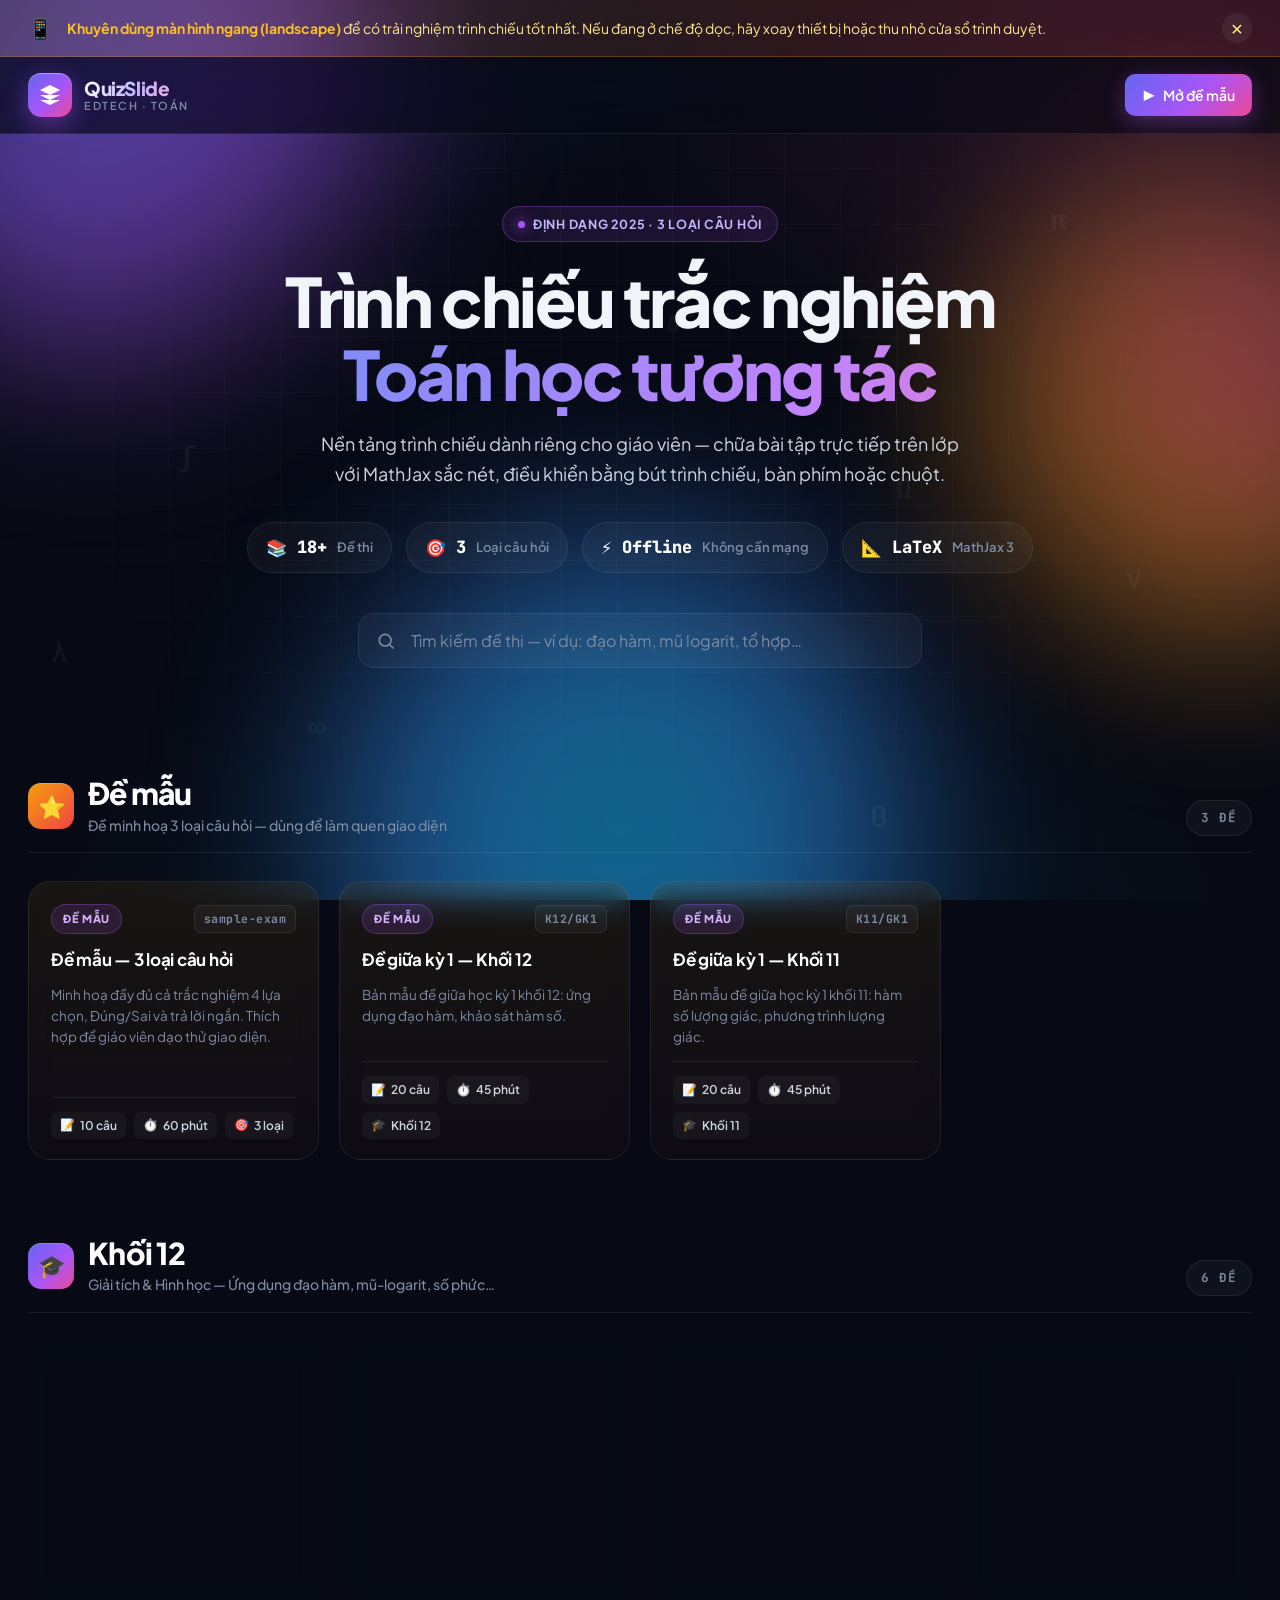
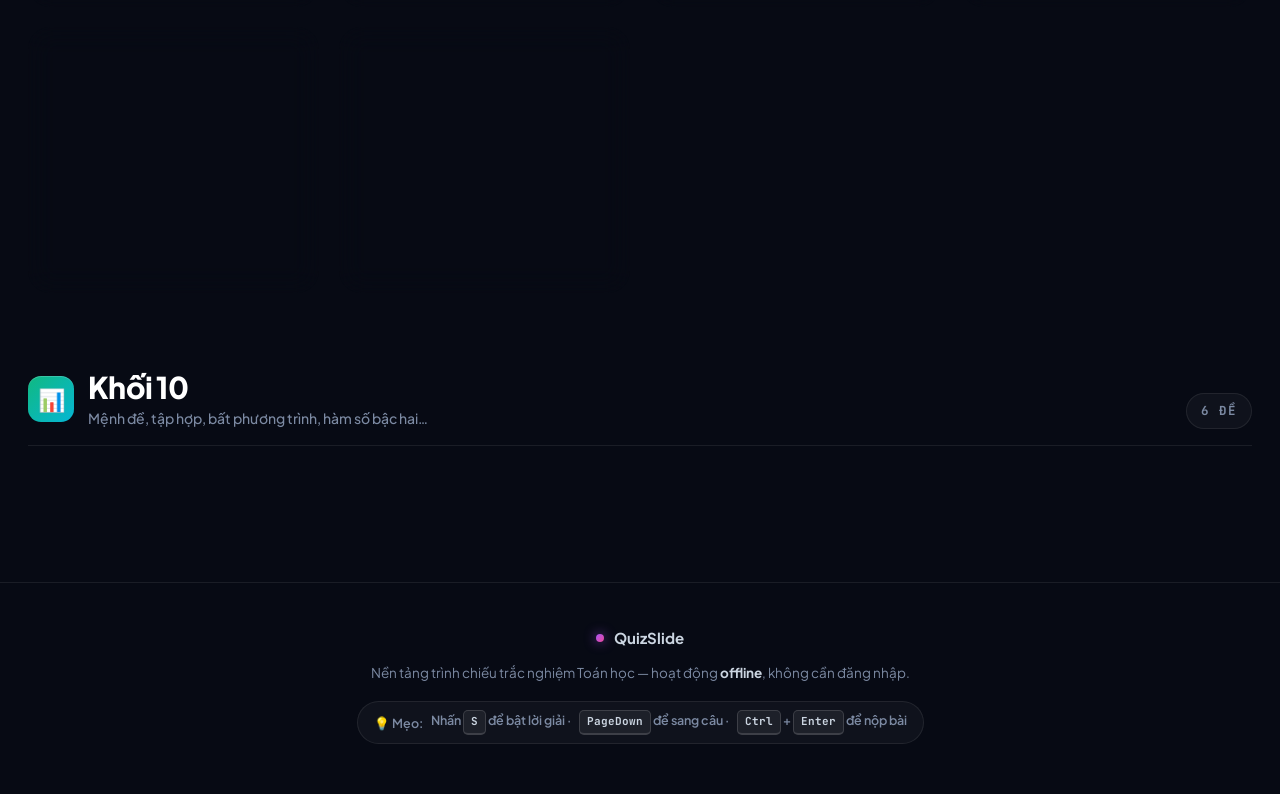
<file: quiz-slide/index.html>
<!DOCTYPE html>
<html lang="vi">
<head>
  <meta charset="UTF-8" />
  <meta name="viewport" content="width=device-width, initial-scale=1.0" />
  <meta name="description" content="QuizSlide — Nền tảng trình chiếu trắc nghiệm Toán học dành cho giáo viên. Trình chiếu chữa bài tập trực tiếp trên lớp, hỗ trợ 3 loại câu hỏi: trắc nghiệm, đúng/sai, trả lời ngắn." />
  <meta name="theme-color" content="#0a0e1a" />
  <title>QuizSlide · Trình chiếu trắc nghiệm Toán học</title>

  <link rel="preconnect" href="https://fonts.googleapis.com" />
  <link rel="preconnect" href="https://fonts.gstatic.com" crossorigin />
  <link
    href="https://fonts.googleapis.com/css2?family=Plus+Jakarta+Sans:wght@400;500;600;700;800&family=JetBrains+Mono:wght@500;700&display=swap"
    rel="stylesheet" />

  <style>
    /* =====================================================================
       1. CUSTOM PROPERTIES
       ===================================================================== */
    :root {
      --bg-0:      #070a14;
      --bg-1:      #0b1020;
      --bg-2:      #111832;
      --surface:   rgba(255, 255, 255, 0.035);
      --surface-2: rgba(255, 255, 255, 0.06);
      --surface-3: rgba(255, 255, 255, 0.09);
      --border:    rgba(255, 255, 255, 0.08);
      --border-2:  rgba(255, 255, 255, 0.14);

      --text:      #f1f5f9;
      --text-dim:  #cbd5e1;
      --text-mute: #7c8aa3;

      --grad-1: linear-gradient(135deg, #6366f1 0%, #a855f7 55%, #ec4899 100%);
      --grad-2: linear-gradient(135deg, #06b6d4 0%, #3b82f6 100%);
      --grad-3: linear-gradient(135deg, #f59e0b 0%, #ef4444 100%);
      --grad-4: linear-gradient(135deg, #10b981 0%, #06b6d4 100%);

      --c-indigo: #6366f1;
      --c-purple: #a855f7;
      --c-pink:   #ec4899;
      --c-cyan:   #06b6d4;
      --c-blue:   #3b82f6;
      --c-amber:  #f59e0b;
      --c-red:    #ef4444;
      --c-green:  #10b981;

      --radius-sm: 10px;
      --radius-md: 16px;
      --radius-lg: 22px;
      --radius-xl: 30px;

      --shadow-sm: 0 2px 10px rgba(0, 0, 0, 0.25);
      --shadow-md: 0 10px 30px rgba(0, 0, 0, 0.4);
      --shadow-lg: 0 24px 60px rgba(0, 0, 0, 0.55);

      --ease: cubic-bezier(0.22, 1, 0.36, 1);
    }

    /* =====================================================================
       2. RESET
       ===================================================================== */
    *,
    *::before,
    *::after {
      box-sizing: border-box;
      margin: 0;
      padding: 0;
    }

    html {
      scroll-behavior: smooth;
    }

    body {
      min-height: 100vh;
      background: var(--bg-0);
      color: var(--text);
      font-family: "Plus Jakarta Sans", "Segoe UI", system-ui, -apple-system,
                   "Helvetica Neue", Arial, sans-serif;
      font-size: 16px;
      line-height: 1.6;
      -webkit-font-smoothing: antialiased;
      text-rendering: optimizeLegibility;
      overflow-x: hidden;
      position: relative;
    }

    a {
      color: inherit;
      text-decoration: none;
    }

    button {
      font-family: inherit;
      cursor: pointer;
      border: none;
      background: none;
      color: inherit;
    }

    img,
    svg {
      display: block;
      max-width: 100%;
    }

    ::selection {
      background: rgba(168, 85, 247, 0.4);
      color: #fff;
    }

    /* Thanh cuộn tuỳ chỉnh */
    ::-webkit-scrollbar {
      width: 10px;
      height: 10px;
    }
    ::-webkit-scrollbar-track {
      background: var(--bg-1);
    }
    ::-webkit-scrollbar-thumb {
      background: linear-gradient(180deg, #6366f1, #a855f7);
      border-radius: 5px;
    }
    ::-webkit-scrollbar-thumb:hover {
      background: linear-gradient(180deg, #7c7ff5, #b975f7);
    }

    /* =====================================================================
       3. BACKGROUND ĐỘNG — ORBS + LƯỚI + HẠT SÁNG
       ===================================================================== */
    .bg-canvas {
      position: fixed;
      inset: 0;
      z-index: -1;
      overflow: hidden;
      background:
        radial-gradient(1200px 600px at 10% -10%, rgba(99, 102, 241, 0.18), transparent 60%),
        radial-gradient(900px 500px at 90% 10%, rgba(236, 72, 153, 0.14), transparent 60%),
        radial-gradient(1000px 700px at 50% 110%, rgba(6, 182, 212, 0.12), transparent 60%),
        var(--bg-0);
    }

    /* Lưới mờ phía sau */
    .bg-grid {
      position: absolute;
      inset: 0;
      background-image:
        linear-gradient(rgba(255, 255, 255, 0.028) 1px, transparent 1px),
        linear-gradient(90deg, rgba(255, 255, 255, 0.028) 1px, transparent 1px);
      background-size: 56px 56px;
      mask-image: radial-gradient(ellipse at center, #000 30%, transparent 80%);
      -webkit-mask-image: radial-gradient(ellipse at center, #000 30%, transparent 80%);
      pointer-events: none;
    }

    /* Quả cầu gradient bay lơ lửng */
    .orb {
      position: absolute;
      border-radius: 50%;
      filter: blur(90px);
      opacity: 0.55;
      will-change: transform;
      pointer-events: none;
    }

    .orb--1 {
      width: 520px;
      height: 520px;
      top: -140px;
      left: -120px;
      background: radial-gradient(circle at 30% 30%, #6366f1, #a855f7 60%, transparent 75%);
      animation: orbFloat1 22s ease-in-out infinite;
    }

    .orb--2 {
      width: 460px;
      height: 460px;
      top: 20%;
      right: -160px;
      background: radial-gradient(circle at 60% 40%, #ec4899, #f59e0b 65%, transparent 78%);
      animation: orbFloat2 26s ease-in-out infinite;
    }

    .orb--3 {
      width: 600px;
      height: 600px;
      bottom: -220px;
      left: 25%;
      background: radial-gradient(circle at 50% 50%, #06b6d4, #3b82f6 60%, transparent 75%);
      animation: orbFloat3 30s ease-in-out infinite;
    }

    @keyframes orbFloat1 {
      0%, 100% { transform: translate(0, 0) scale(1); }
      33%      { transform: translate(70px, 40px) scale(1.08); }
      66%      { transform: translate(-40px, 90px) scale(0.95); }
    }
    @keyframes orbFloat2 {
      0%, 100% { transform: translate(0, 0) scale(1); }
      40%      { transform: translate(-90px, 60px) scale(1.12); }
      70%      { transform: translate(50px, -40px) scale(0.94); }
    }
    @keyframes orbFloat3 {
      0%, 100% { transform: translate(0, 0) scale(1); }
      50%      { transform: translate(-60px, -70px) scale(1.1); }
    }

    /* Ký hiệu toán học bay lơ lửng */
    .math-symbols {
      position: absolute;
      inset: 0;
      pointer-events: none;
      overflow: hidden;
    }

    .math-symbols span {
      position: absolute;
      font-family: "JetBrains Mono", monospace;
      font-weight: 700;
      color: rgba(255, 255, 255, 0.045);
      user-select: none;
      animation: symbolDrift linear infinite;
    }

    @keyframes symbolDrift {
      0%   { transform: translateY(0) rotate(0deg); opacity: 0; }
      10%  { opacity: 1; }
      90%  { opacity: 1; }
      100% { transform: translateY(-120vh) rotate(360deg); opacity: 0; }
    }

    /* =====================================================================
       4. CONTAINER
       ===================================================================== */
    .container {
      max-width: 1280px;
      margin: 0 auto;
      padding: 0 28px;
    }

    /* =====================================================================
       5. WARNING BANNER
       ===================================================================== */
    .notice {
      position: relative;
      z-index: 100;
      background: linear-gradient(90deg, rgba(245, 158, 11, 0.12), rgba(239, 68, 68, 0.12));
      border-bottom: 1px solid rgba(245, 158, 11, 0.25);
      backdrop-filter: blur(12px);
      -webkit-backdrop-filter: blur(12px);
      transition: all 0.35s var(--ease);
      overflow: hidden;
    }

    .notice.is-hidden {
      max-height: 0;
      opacity: 0;
      border-bottom-color: transparent;
    }

    .notice__inner {
      max-width: 1280px;
      margin: 0 auto;
      padding: 12px 28px;
      display: flex;
      align-items: center;
      gap: 14px;
      font-size: 14px;
      color: #fde68a;
    }

    .notice__icon {
      font-size: 20px;
      flex-shrink: 0;
      animation: pulseSoft 2s ease-in-out infinite;
    }

    @keyframes pulseSoft {
      0%, 100% { transform: scale(1); opacity: 1; }
      50%      { transform: scale(1.15); opacity: 0.85; }
    }

    .notice__text {
      flex: 1;
      line-height: 1.5;
    }

    .notice__text strong {
      color: #fbbf24;
      font-weight: 700;
    }

    .notice__close {
      flex-shrink: 0;
      width: 30px;
      height: 30px;
      border-radius: 50%;
      display: inline-flex;
      align-items: center;
      justify-content: center;
      font-size: 16px;
      color: #fde68a;
      background: rgba(255, 255, 255, 0.06);
      transition: all 0.2s ease;
    }

    .notice__close:hover {
      background: rgba(255, 255, 255, 0.14);
      transform: rotate(90deg);
    }

    /* =====================================================================
       6. HEADER
       ===================================================================== */
    .header {
      position: sticky;
      top: 0;
      z-index: 90;
      background: rgba(7, 10, 20, 0.72);
      backdrop-filter: blur(18px) saturate(160%);
      -webkit-backdrop-filter: blur(18px) saturate(160%);
      border-bottom: 1px solid var(--border);
    }

    .header__inner {
      max-width: 1280px;
      margin: 0 auto;
      padding: 16px 28px;
      display: flex;
      align-items: center;
      justify-content: space-between;
      gap: 20px;
    }

    .brand {
      display: flex;
      align-items: center;
      gap: 12px;
      transition: transform 0.25s var(--ease);
    }

    .brand:hover {
      transform: translateY(-1px);
    }

    .brand__logo {
      width: 44px;
      height: 44px;
      border-radius: 13px;
      display: inline-flex;
      align-items: center;
      justify-content: center;
      background: var(--grad-1);
      box-shadow:
        0 8px 24px rgba(168, 85, 247, 0.42),
        inset 0 1px 0 rgba(255, 255, 255, 0.35);
      position: relative;
      overflow: hidden;
    }

    .brand__logo::after {
      content: "";
      position: absolute;
      inset: 0;
      background: linear-gradient(115deg, transparent 30%, rgba(255, 255, 255, 0.5) 50%, transparent 70%);
      transform: translateX(-100%);
      animation: logoShine 3.4s ease-in-out infinite;
    }

    @keyframes logoShine {
      0%, 60%, 100% { transform: translateX(-100%); }
      80%           { transform: translateX(100%); }
    }

    .brand__logo svg {
      width: 24px;
      height: 24px;
      fill: #fff;
      position: relative;
      z-index: 1;
    }

    .brand__text {
      display: flex;
      flex-direction: column;
      line-height: 1.1;
    }

    .brand__name {
      font-size: 19px;
      font-weight: 800;
      letter-spacing: -0.02em;
      background: linear-gradient(120deg, #fff 0%, #c4b5fd 50%, #f9a8d4 100%);
      -webkit-background-clip: text;
      background-clip: text;
      color: transparent;
    }

    .brand__tag {
      font-size: 11px;
      font-weight: 600;
      color: var(--text-mute);
      letter-spacing: 0.14em;
      text-transform: uppercase;
      margin-top: 2px;
    }

    .header__actions {
      display: flex;
      align-items: center;
      gap: 10px;
    }

    .header__link {
      display: inline-flex;
      align-items: center;
      gap: 8px;
      padding: 9px 16px;
      border-radius: 10px;
      font-size: 14px;
      font-weight: 600;
      color: var(--text-dim);
      border: 1px solid var(--border);
      background: var(--surface);
      transition: all 0.22s var(--ease);
    }

    .header__link:hover {
      color: var(--text);
      border-color: var(--border-2);
      background: var(--surface-2);
      transform: translateY(-1px);
    }

    .header__link--accent {
      background: var(--grad-1);
      color: #fff;
      border-color: transparent;
      box-shadow: 0 6px 20px rgba(168, 85, 247, 0.35);
    }

    .header__link--accent:hover {
      color: #fff;
      border-color: transparent;
      box-shadow: 0 10px 28px rgba(168, 85, 247, 0.55);
      transform: translateY(-2px);
    }

    /* =====================================================================
       7. HERO
       ===================================================================== */
    .hero {
      padding: 72px 0 40px;
      position: relative;
    }

    .hero__inner {
      max-width: 900px;
      margin: 0 auto;
      text-align: center;
      padding: 0 28px;
    }

    .hero__badge {
      display: inline-flex;
      align-items: center;
      gap: 8px;
      padding: 7px 15px;
      border-radius: 999px;
      font-size: 12.5px;
      font-weight: 700;
      letter-spacing: 0.06em;
      text-transform: uppercase;
      color: #c4b5fd;
      background: rgba(168, 85, 247, 0.12);
      border: 1px solid rgba(168, 85, 247, 0.32);
      margin-bottom: 22px;
      animation: fadeInUp 0.7s var(--ease) both;
    }

    .hero__badge::before {
      content: "";
      width: 7px;
      height: 7px;
      border-radius: 50%;
      background: #a855f7;
      box-shadow: 0 0 12px #a855f7;
      animation: pulseDot 1.6s ease-in-out infinite;
    }

    @keyframes pulseDot {
      0%, 100% { opacity: 1; transform: scale(1); }
      50%      { opacity: 0.5; transform: scale(0.8); }
    }

    .hero__title {
      font-size: clamp(36px, 6vw, 68px);
      font-weight: 800;
      line-height: 1.08;
      letter-spacing: -0.035em;
      margin-bottom: 18px;
      animation: fadeInUp 0.7s 0.1s var(--ease) both;
    }

    .hero__title-gradient {
      background: linear-gradient(110deg, #818cf8 0%, #c084fc 35%, #f472b6 70%, #fb923c 100%);
      background-size: 220% 220%;
      -webkit-background-clip: text;
      background-clip: text;
      color: transparent;
      animation: gradientShift 7s ease infinite;
    }

    @keyframes gradientShift {
      0%, 100% { background-position: 0% 50%; }
      50%      { background-position: 100% 50%; }
    }

    .hero__subtitle {
      font-size: clamp(15px, 1.6vw, 18px);
      color: var(--text-dim);
      max-width: 640px;
      margin: 0 auto 32px;
      line-height: 1.7;
      animation: fadeInUp 0.7s 0.2s var(--ease) both;
    }

    .hero__stats {
      display: flex;
      flex-wrap: wrap;
      justify-content: center;
      gap: 14px;
      animation: fadeInUp 0.7s 0.3s var(--ease) both;
    }

    .stat {
      display: flex;
      align-items: center;
      gap: 10px;
      padding: 11px 18px;
      border-radius: 999px;
      background: var(--surface);
      border: 1px solid var(--border);
      backdrop-filter: blur(10px);
      -webkit-backdrop-filter: blur(10px);
      transition: all 0.25s var(--ease);
    }

    .stat:hover {
      border-color: var(--border-2);
      background: var(--surface-2);
      transform: translateY(-2px);
    }

    .stat__icon {
      font-size: 17px;
      line-height: 1;
    }

    .stat__value {
      font-size: 17px;
      font-weight: 800;
      color: #fff;
      font-family: "JetBrains Mono", monospace;
    }

    .stat__label {
      font-size: 13px;
      color: var(--text-mute);
      font-weight: 600;
    }

    @keyframes fadeInUp {
      from { opacity: 0; transform: translateY(18px); }
      to   { opacity: 1; transform: translateY(0); }
    }

    /* =====================================================================
       8. SEARCH
       ===================================================================== */
    .search-wrap {
      max-width: 620px;
      margin: 40px auto 0;
      position: relative;
      padding: 0 28px;
      animation: fadeInUp 0.7s 0.4s var(--ease) both;
    }

    .search {
      width: 100%;
      padding: 16px 22px 16px 52px;
      font-family: inherit;
      font-size: 16px;
      color: var(--text);
      background: var(--surface);
      border: 1px solid var(--border);
      border-radius: 16px;
      outline: none;
      backdrop-filter: blur(14px);
      -webkit-backdrop-filter: blur(14px);
      transition: all 0.25s var(--ease);
    }

    .search::placeholder {
      color: var(--text-mute);
    }

    .search:focus {
      border-color: rgba(168, 85, 247, 0.55);
      background: var(--surface-2);
      box-shadow: 0 0 0 4px rgba(168, 85, 247, 0.14), 0 12px 32px rgba(168, 85, 247, 0.18);
    }

    .search-icon {
      position: absolute;
      left: 46px;
      top: 50%;
      transform: translateY(-50%);
      width: 20px;
      height: 20px;
      stroke: var(--text-mute);
      fill: none;
      stroke-width: 2;
      pointer-events: none;
      transition: stroke 0.25s ease;
    }

    .search:focus ~ .search-icon {
      stroke: #c084fc;
    }

    /* =====================================================================
       9. SECTION
       ===================================================================== */
    .section {
      padding: 68px 0 8px;
      position: relative;
    }

    .section__head {
      display: flex;
      align-items: flex-end;
      justify-content: space-between;
      gap: 20px;
      margin-bottom: 28px;
      padding-bottom: 16px;
      border-bottom: 1px solid var(--border);
    }

    .section__title-wrap {
      display: flex;
      align-items: center;
      gap: 14px;
    }

    .section__icon {
      width: 46px;
      height: 46px;
      border-radius: 13px;
      display: inline-flex;
      align-items: center;
      justify-content: center;
      font-size: 22px;
      flex-shrink: 0;
      position: relative;
      overflow: hidden;
      box-shadow: inset 0 1px 0 rgba(255, 255, 255, 0.18);
    }

    .section__icon--12   { background: var(--grad-1); }
    .section__icon--11   { background: var(--grad-2); }
    .section__icon--10   { background: var(--grad-4); }
    .section__icon--feat { background: var(--grad-3); }

    .section__title {
      font-size: clamp(22px, 2.4vw, 30px);
      font-weight: 800;
      letter-spacing: -0.025em;
      color: #fff;
      line-height: 1.15;
    }

    .section__subtitle {
      font-size: 14px;
      color: var(--text-mute);
      margin-top: 3px;
      font-weight: 500;
    }

    .section__count {
      font-family: "JetBrains Mono", monospace;
      font-size: 12.5px;
      font-weight: 700;
      letter-spacing: 0.08em;
      text-transform: uppercase;
      color: var(--text-mute);
      padding: 7px 14px;
      border-radius: 999px;
      background: var(--surface);
      border: 1px solid var(--border);
      white-space: nowrap;
    }

    /* =====================================================================
       10. EXAM GRID
       ===================================================================== */
    .exam-grid {
      display: grid;
      grid-template-columns: repeat(auto-fill, minmax(280px, 1fr));
      gap: 20px;
    }

    /* =====================================================================
       11. EXAM CARD
       ===================================================================== */
    .exam-card {
      position: relative;
      display: flex;
      flex-direction: column;
      gap: 14px;
      padding: 22px 22px 20px;
      border-radius: var(--radius-lg);
      background: linear-gradient(180deg, rgba(255, 255, 255, 0.045), rgba(255, 255, 255, 0.012));
      border: 1px solid var(--border);
      backdrop-filter: blur(14px);
      -webkit-backdrop-filter: blur(14px);
      transition: all 0.32s var(--ease);
      overflow: hidden;
      isolation: isolate;
      animation: cardIn 0.55s var(--ease) both;
    }

    @keyframes cardIn {
      from { opacity: 0; transform: translateY(16px); }
      to   { opacity: 1; transform: translateY(0); }
    }

    /* Viền gradient phát sáng khi hover */
    .exam-card::before {
      content: "";
      position: absolute;
      inset: -1px;
      border-radius: inherit;
      padding: 1px;
      background: var(--grad-1);
      -webkit-mask:
        linear-gradient(#000 0 0) content-box,
        linear-gradient(#000 0 0);
      mask:
        linear-gradient(#000 0 0) content-box,
        linear-gradient(#000 0 0);
      -webkit-mask-composite: xor;
      mask-composite: exclude;
      opacity: 0;
      transition: opacity 0.32s var(--ease);
      z-index: 2;
      pointer-events: none;
    }

    /* Ánh sáng loé phía sau */
    .exam-card::after {
      content: "";
      position: absolute;
      inset: 0;
      border-radius: inherit;
      background: radial-gradient(circle at var(--mx, 50%) var(--my, 0%),
                                 rgba(168, 85, 247, 0.28),
                                 transparent 55%);
      opacity: 0;
      transition: opacity 0.4s var(--ease);
      pointer-events: none;
      z-index: 1;
    }

    .exam-card:hover {
      transform: translateY(-6px);
      border-color: transparent;
      box-shadow:
        0 24px 50px rgba(0, 0, 0, 0.5),
        0 0 0 1px rgba(168, 85, 247, 0.28);
    }

    .exam-card:hover::before { opacity: 1; }
    .exam-card:hover::after  { opacity: 1; }

    .exam-card__head {
      display: flex;
      align-items: center;
      justify-content: space-between;
      gap: 12px;
      position: relative;
      z-index: 3;
    }

    .badge {
      display: inline-flex;
      align-items: center;
      gap: 6px;
      padding: 5px 11px;
      border-radius: 999px;
      font-size: 11px;
      font-weight: 800;
      letter-spacing: 0.08em;
      text-transform: uppercase;
      white-space: nowrap;
    }

    .badge--lesson   { color: #93c5fd; background: rgba(59, 130, 246, 0.14);  border: 1px solid rgba(59, 130, 246, 0.32); }
    .badge--midterm  { color: #fcd34d; background: rgba(245, 158, 11, 0.14);  border: 1px solid rgba(245, 158, 11, 0.32); }
    .badge--final    { color: #fda4af; background: rgba(239, 68, 68, 0.14);   border: 1px solid rgba(239, 68, 68, 0.32); }
    .badge--sample   { color: #d8b4fe; background: rgba(168, 85, 247, 0.14);  border: 1px solid rgba(168, 85, 247, 0.32); }

    .exam-card__code {
      font-family: "JetBrains Mono", monospace;
      font-size: 11.5px;
      font-weight: 700;
      color: var(--text-mute);
      letter-spacing: 0.04em;
      padding: 4px 9px;
      border-radius: 7px;
      background: var(--surface);
      border: 1px solid var(--border);
    }

    .exam-card__title {
      font-size: 17px;
      font-weight: 700;
      line-height: 1.35;
      letter-spacing: -0.015em;
      color: #fff;
      position: relative;
      z-index: 3;
    }

    .exam-card__desc {
      font-size: 13.5px;
      line-height: 1.55;
      color: var(--text-mute);
      flex: 1;
      position: relative;
      z-index: 3;
    }

    .exam-card__meta {
      display: flex;
      flex-wrap: wrap;
      gap: 8px;
      padding-top: 14px;
      margin-top: auto;
      border-top: 1px solid var(--border);
      position: relative;
      z-index: 3;
    }

    .meta-item {
      display: inline-flex;
      align-items: center;
      gap: 5px;
      font-size: 12px;
      font-weight: 600;
      color: var(--text-dim);
      padding: 4px 9px;
      border-radius: 7px;
      background: var(--surface);
    }

    .meta-item__icon {
      font-size: 12px;
      line-height: 1;
    }

    /* Mũi tên ở góc khi hover */
    .exam-card__cta {
      position: absolute;
      right: 18px;
      bottom: 18px;
      width: 34px;
      height: 34px;
      border-radius: 50%;
      display: inline-flex;
      align-items: center;
      justify-content: center;
      background: var(--grad-1);
      color: #fff;
      opacity: 0;
      transform: translate(10px, 10px);
      transition: all 0.3s var(--ease);
      z-index: 4;
      box-shadow: 0 8px 22px rgba(168, 85, 247, 0.5);
    }

    .exam-card__cta svg {
      width: 16px;
      height: 16px;
      stroke: #fff;
      fill: none;
      stroke-width: 2.5;
      stroke-linecap: round;
      stroke-linejoin: round;
    }

    .exam-card:hover .exam-card__cta {
      opacity: 1;
      transform: translate(0, 0);
    }

    /* Hiệu ứng đặc biệt cho thẻ Đề mẫu (featured) */
    .exam-card--featured {
      background:
        linear-gradient(180deg, rgba(245, 158, 11, 0.08), rgba(239, 68, 68, 0.03));
    }

    .exam-card--featured::before {
      background: var(--grad-3);
    }

    .exam-card--featured:hover {
      box-shadow:
        0 24px 50px rgba(0, 0, 0, 0.5),
        0 0 0 1px rgba(245, 158, 11, 0.32);
    }

    .exam-card--featured .exam-card__cta {
      background: var(--grad-3);
      box-shadow: 0 8px 22px rgba(245, 158, 11, 0.45);
    }

    /* Trạng thái rỗng khi filter không khớp */
    .empty-state {
      grid-column: 1 / -1;
      padding: 60px 20px;
      text-align: center;
      color: var(--text-mute);
      border: 1px dashed var(--border-2);
      border-radius: var(--radius-lg);
      background: var(--surface);
      animation: fadeInUp 0.4s var(--ease);
    }

    .empty-state__icon {
      font-size: 42px;
      margin-bottom: 12px;
      opacity: 0.7;
    }

    .empty-state__text {
      font-size: 15px;
      font-weight: 600;
    }

    /* Ẩn khi bị filter */
    .exam-card.is-filtered-out {
      display: none;
    }

    /* =====================================================================
       12. FOOTER
       ===================================================================== */
    .footer {
      margin-top: 100px;
      padding: 40px 0 50px;
      border-top: 1px solid var(--border);
      text-align: center;
    }

    .footer__inner {
      max-width: 1280px;
      margin: 0 auto;
      padding: 0 28px;
    }

    .footer__brand {
      display: inline-flex;
      align-items: center;
      gap: 10px;
      font-size: 15px;
      font-weight: 700;
      color: var(--text-dim);
      margin-bottom: 12px;
    }

    .footer__dot {
      width: 8px;
      height: 8px;
      border-radius: 50%;
      background: linear-gradient(135deg, #a855f7, #ec4899);
      box-shadow: 0 0 12px rgba(168, 85, 247, 0.7);
    }

    .footer__text {
      font-size: 13.5px;
      color: var(--text-mute);
      line-height: 1.7;
    }

    .footer__text strong {
      color: var(--text-dim);
      font-weight: 700;
    }

    .footer__hint {
      display: inline-flex;
      align-items: center;
      gap: 8px;
      margin-top: 16px;
      padding: 8px 16px;
      border-radius: 999px;
      font-size: 12.5px;
      font-weight: 600;
      color: var(--text-mute);
      background: var(--surface);
      border: 1px solid var(--border);
    }

    .footer__hint kbd {
      display: inline-block;
      padding: 2px 7px;
      border-radius: 5px;
      font-family: "JetBrains Mono", monospace;
      font-size: 11px;
      font-weight: 700;
      color: var(--text-dim);
      background: rgba(255, 255, 255, 0.06);
      border: 1px solid var(--border-2);
      border-bottom-width: 2px;
    }

    /* =====================================================================
       13. RESPONSIVE
       ===================================================================== */
    @media (max-width: 960px) {
      .hero { padding: 48px 0 24px; }
      .section { padding: 48px 0 8px; }
      .section__head {
        flex-direction: column;
        align-items: flex-start;
        gap: 12px;
      }
    }

    @media (max-width: 640px) {
      .container { padding: 0 18px; }
      .header__inner { padding: 12px 18px; }
      .header__link span:not(.header__link-icon) { display: none; }
      .header__link { padding: 9px 12px; }
      .hero__inner { padding: 0 18px; }
      .search-wrap { padding: 0 18px; }
      .search-icon { left: 36px; }
      .brand__tag { display: none; }
      .exam-grid { gap: 14px; }
      .notice__inner { padding: 10px 18px; font-size: 13px; }
      .notice__text strong { display: block; }
    }

    /* =====================================================================
       14. REDUCED MOTION
       ===================================================================== */
    @media (prefers-reduced-motion: reduce) {
      *,
      *::before,
      *::after {
        animation-duration: 0.01ms !important;
        animation-iteration-count: 1 !important;
        transition-duration: 0.01ms !important;
        scroll-behavior: auto !important;
      }
    }
  </style>
</head>
<body>

  <!-- ============================================================
       BACKGROUND
       ============================================================ -->
  <div class="bg-canvas" aria-hidden="true">
    <div class="bg-grid"></div>
    <div class="orb orb--1"></div>
    <div class="orb orb--2"></div>
    <div class="orb orb--3"></div>

    <div class="math-symbols">
      <span style="top: 8%;  left: 6%;  font-size: 34px; animation-duration: 26s; animation-delay: 0s;">∑</span>
      <span style="top: 22%; left: 82%; font-size: 28px; animation-duration: 30s; animation-delay: 3s;">π</span>
      <span style="top: 48%; left: 14%; font-size: 30px; animation-duration: 24s; animation-delay: 6s;">∫</span>
      <span style="top: 62%; left: 88%; font-size: 26px; animation-duration: 32s; animation-delay: 2s;">√</span>
      <span style="top: 78%; left: 24%; font-size: 32px; animation-duration: 28s; animation-delay: 8s;">∞</span>
      <span style="top: 34%; left: 52%; font-size: 22px; animation-duration: 34s; animation-delay: 4s;">Δ</span>
      <span style="top: 88%; left: 68%; font-size: 30px; animation-duration: 26s; animation-delay: 10s;">θ</span>
      <span style="top: 12%; left: 40%; font-size: 24px; animation-duration: 36s; animation-delay: 5s;">≈</span>
      <span style="top: 70%; left: 4%;  font-size: 28px; animation-duration: 30s; animation-delay: 7s;">λ</span>
      <span style="top: 52%; left: 70%; font-size: 26px; animation-duration: 32s; animation-delay: 1s;">Ω</span>
    </div>
  </div>

  <!-- ============================================================
       WARNING BANNER
       ============================================================ -->
  <div class="notice" id="notice" role="alert">
    <div class="notice__inner">
      <span class="notice__icon" aria-hidden="true">📱</span>
      <p class="notice__text">
        <strong>Khuyên dùng màn hình ngang (landscape)</strong> để có trải nghiệm trình chiếu tốt nhất.
        Nếu đang ở chế độ dọc, hãy xoay thiết bị hoặc thu nhỏ cửa sổ trình duyệt.
      </p>
      <button type="button" class="notice__close" id="notice-close"
              aria-label="Đóng thông báo" title="Đóng">✕</button>
    </div>
  </div>

  <!-- ============================================================
       HEADER
       ============================================================ -->
  <header class="header">
    <div class="header__inner">
      <a href="index.html" class="brand" aria-label="QuizSlide — Trang chủ">
        <span class="brand__logo" aria-hidden="true">
          <svg viewBox="0 0 24 24" xmlns="http://www.w3.org/2000/svg">
            <path d="M12 2L2 7l10 5 10-5-10-5zM2 17l10 5 10-5M2 12l10 5 10-5"/>
          </svg>
        </span>
        <span class="brand__text">
          <span class="brand__name">QuizSlide</span>
          <span class="brand__tag">EdTech · Toán</span>
        </span>
      </a>

      <div class="header__actions">
        <a href="slide.html?examId=K12/B1_1" class="header__link header__link--accent">
          <span class="header__link-icon" aria-hidden="true">▶</span>
          <span>Mở đề mẫu</span>
        </a>
      </div>
    </div>
  </header>

  <main>

    <!-- ============================================================
         HERO
         ============================================================ -->
    <section class="hero">
      <div class="hero__inner">
        <div class="hero__badge">Định dạng 2025 · 3 loại câu hỏi</div>

        <h1 class="hero__title">
          Trình chiếu trắc nghiệm<br />
          <span class="hero__title-gradient">Toán học tương tác</span>
        </h1>

        <p class="hero__subtitle">
          Nền tảng trình chiếu dành riêng cho giáo viên — chữa bài tập trực tiếp trên lớp
          với MathJax sắc nét, điều khiển bằng bút trình chiếu, bàn phím hoặc chuột.
        </p>

        <div class="hero__stats">
          <div class="stat">
            <span class="stat__icon" aria-hidden="true">📚</span>
            <span class="stat__value">18+</span>
            <span class="stat__label">Đề thi</span>
          </div>
          <div class="stat">
            <span class="stat__icon" aria-hidden="true">🎯</span>
            <span class="stat__value">3</span>
            <span class="stat__label">Loại câu hỏi</span>
          </div>
          <div class="stat">
            <span class="stat__icon" aria-hidden="true">⚡</span>
            <span class="stat__value">Offline</span>
            <span class="stat__label">Không cần mạng</span>
          </div>
          <div class="stat">
            <span class="stat__icon" aria-hidden="true">📐</span>
            <span class="stat__value">LaTeX</span>
            <span class="stat__label">MathJax 3</span>
          </div>
        </div>
      </div>

      <!-- SEARCH -->
      <div class="search-wrap">
        <input
          type="search"
          id="search"
          class="search"
          placeholder="Tìm kiếm đề thi — ví dụ: đạo hàm, mũ logarit, tổ hợp…"
          autocomplete="off"
          spellcheck="false"
          aria-label="Tìm kiếm đề thi"
        />
        <svg class="search-icon" viewBox="0 0 24 24" xmlns="http://www.w3.org/2000/svg">
          <circle cx="11" cy="11" r="7"></circle>
          <line x1="16.5" y1="16.5" x2="21" y2="21"></line>
        </svg>
      </div>
    </section>

    <!-- ============================================================
         FEATURED — ĐỀ MẪU
         ============================================================ -->
    <section class="section" id="featured">
      <div class="container">
        <div class="section__head">
          <div class="section__title-wrap">
            <span class="section__icon section__icon--feat" aria-hidden="true">⭐</span>
            <div>
              <h2 class="section__title">Đề mẫu</h2>
              <p class="section__subtitle">Đề minh hoạ 3 loại câu hỏi — dùng để làm quen giao diện</p>
            </div>
          </div>
          <span class="section__count" data-count-for="featured">3 đề</span>
        </div>

        <div class="exam-grid" data-grid="featured">

          <a href="slide.html?examId=sample-exam"
             class="exam-card exam-card--featured"
             data-search="đề mẫu 3 loại câu hỏi trắc nghiệm đúng sai trả lời ngắn">
            <div class="exam-card__head">
              <span class="badge badge--sample">Đề mẫu</span>
              <span class="exam-card__code">sample-exam</span>
            </div>
            <h3 class="exam-card__title">Đề mẫu — 3 loại câu hỏi</h3>
            <p class="exam-card__desc">
              Minh hoạ đầy đủ cả trắc nghiệm 4 lựa chọn, Đúng/Sai và trả lời ngắn.
              Thích hợp để giáo viên dạo thử giao diện.
            </p>
            <div class="exam-card__meta">
              <span class="meta-item"><span class="meta-item__icon">📝</span>10 câu</span>
              <span class="meta-item"><span class="meta-item__icon">⏱️</span>60 phút</span>
              <span class="meta-item"><span class="meta-item__icon">🎯</span>3 loại</span>
            </div>
            <span class="exam-card__cta" aria-hidden="true">
              <svg viewBox="0 0 24 24"><line x1="5" y1="12" x2="19" y2="12"/><polyline points="12 5 19 12 12 19"/></svg>
            </span>
          </a>

          <a href="slide.html?examId=K12/GK1"
             class="exam-card exam-card--featured"
             data-search="đề mẫu giữa kỳ 1 khối 12 giải tích đạo hàm">
            <div class="exam-card__head">
              <span class="badge badge--sample">Đề mẫu</span>
              <span class="exam-card__code">K12/GK1</span>
            </div>
            <h3 class="exam-card__title">Đề giữa kỳ 1 — Khối 12</h3>
            <p class="exam-card__desc">
              Bản mẫu đề giữa học kỳ 1 khối 12: ứng dụng đạo hàm, khảo sát hàm số.
            </p>
            <div class="exam-card__meta">
              <span class="meta-item"><span class="meta-item__icon">📝</span>20 câu</span>
              <span class="meta-item"><span class="meta-item__icon">⏱️</span>45 phút</span>
              <span class="meta-item"><span class="meta-item__icon">🎓</span>Khối 12</span>
            </div>
            <span class="exam-card__cta" aria-hidden="true">
              <svg viewBox="0 0 24 24"><line x1="5" y1="12" x2="19" y2="12"/><polyline points="12 5 19 12 12 19"/></svg>
            </span>
          </a>

          <a href="slide.html?examId=K11/GK1"
             class="exam-card exam-card--featured"
             data-search="đề mẫu giữa kỳ 1 khối 11 lượng giác">
            <div class="exam-card__head">
              <span class="badge badge--sample">Đề mẫu</span>
              <span class="exam-card__code">K11/GK1</span>
            </div>
            <h3 class="exam-card__title">Đề giữa kỳ 1 — Khối 11</h3>
            <p class="exam-card__desc">
              Bản mẫu đề giữa học kỳ 1 khối 11: hàm số lượng giác, phương trình lượng giác.
            </p>
            <div class="exam-card__meta">
              <span class="meta-item"><span class="meta-item__icon">📝</span>20 câu</span>
              <span class="meta-item"><span class="meta-item__icon">⏱️</span>45 phút</span>
              <span class="meta-item"><span class="meta-item__icon">🎓</span>Khối 11</span>
            </div>
            <span class="exam-card__cta" aria-hidden="true">
              <svg viewBox="0 0 24 24"><line x1="5" y1="12" x2="19" y2="12"/><polyline points="12 5 19 12 12 19"/></svg>
            </span>
          </a>

        </div>
      </div>
    </section>

    <!-- ============================================================
         KHỐI 12
         ============================================================ -->
    <section class="section" id="k12">
      <div class="container">
        <div class="section__head">
          <div class="section__title-wrap">
            <span class="section__icon section__icon--12" aria-hidden="true">🎓</span>
            <div>
              <h2 class="section__title">Khối 12</h2>
              <p class="section__subtitle">Giải tích &amp; Hình học — Ứng dụng đạo hàm, mũ-logarit, số phức…</p>
            </div>
          </div>
          <span class="section__count" data-count-for="k12">6 đề</span>
        </div>

        <div class="exam-grid" data-grid="k12">

          <a href="slide.html?examId=K12/B1_1"
             class="exam-card"
             data-search="khối 12 bài 1 ứng dụng đạo hàm tính đơn điệu cực trị">
            <div class="exam-card__head">
              <span class="badge badge--lesson">Bài học</span>
              <span class="exam-card__code">K12/B1_1</span>
            </div>
            <h3 class="exam-card__title">Ứng dụng đạo hàm — Tính đơn điệu &amp; Cực trị</h3>
            <p class="exam-card__desc">
              Xét chiều biến thiên và tìm cực trị của hàm số bằng dấu đạo hàm cấp một.
            </p>
            <div class="exam-card__meta">
              <span class="meta-item"><span class="meta-item__icon">📝</span>15 câu</span>
              <span class="meta-item"><span class="meta-item__icon">⏱️</span>30 phút</span>
            </div>
            <span class="exam-card__cta" aria-hidden="true">
              <svg viewBox="0 0 24 24"><line x1="5" y1="12" x2="19" y2="12"/><polyline points="12 5 19 12 12 19"/></svg>
            </span>
          </a>

          <a href="slide.html?examId=K12/B1_2"
             class="exam-card"
             data-search="khối 12 bài 1 ứng dụng đạo hàm GTLN GTNN tiệm cận">
            <div class="exam-card__head">
              <span class="badge badge--lesson">Bài học</span>
              <span class="exam-card__code">K12/B1_2</span>
            </div>
            <h3 class="exam-card__title">Ứng dụng đạo hàm — GTLN, GTNN &amp; Tiệm cận</h3>
            <p class="exam-card__desc">
              Tìm giá trị lớn nhất, nhỏ nhất trên khoảng/đoạn và xác định tiệm cận của đồ thị.
            </p>
            <div class="exam-card__meta">
              <span class="meta-item"><span class="meta-item__icon">📝</span>15 câu</span>
              <span class="meta-item"><span class="meta-item__icon">⏱️</span>30 phút</span>
            </div>
            <span class="exam-card__cta" aria-hidden="true">
              <svg viewBox="0 0 24 24"><line x1="5" y1="12" x2="19" y2="12"/><polyline points="12 5 19 12 12 19"/></svg>
            </span>
          </a>

          <a href="slide.html?examId=K12/B2_1"
             class="exam-card"
             data-search="khối 12 bài 2 hàm số mũ lũy thừa logarit">
            <div class="exam-card__head">
              <span class="badge badge--lesson">Bài học</span>
              <span class="exam-card__code">K12/B2_1</span>
            </div>
            <h3 class="exam-card__title">Hàm số mũ — Lũy thừa &amp; Logarit</h3>
            <p class="exam-card__desc">
              Công thức lũy thừa, logarit và các phép biến đổi cơ bản.
            </p>
            <div class="exam-card__meta">
              <span class="meta-item"><span class="meta-item__icon">📝</span>15 câu</span>
              <span class="meta-item"><span class="meta-item__icon">⏱️</span>30 phút</span>
            </div>
            <span class="exam-card__cta" aria-hidden="true">
              <svg viewBox="0 0 24 24"><line x1="5" y1="12" x2="19" y2="12"/><polyline points="12 5 19 12 12 19"/></svg>
            </span>
          </a>

          <a href="slide.html?examId=K12/B2_2"
             class="exam-card"
             data-search="khối 12 bài 2 phương trình bất phương trình mũ logarit">
            <div class="exam-card__head">
              <span class="badge badge--lesson">Bài học</span>
              <span class="exam-card__code">K12/B2_2</span>
            </div>
            <h3 class="exam-card__title">Phương trình &amp; Bất phương trình mũ — logarit</h3>
            <p class="exam-card__desc">
              Giải phương trình, bất phương trình mũ và logarit bằng nhiều phương pháp.
            </p>
            <div class="exam-card__meta">
              <span class="meta-item"><span class="meta-item__icon">📝</span>15 câu</span>
              <span class="meta-item"><span class="meta-item__icon">⏱️</span>30 phút</span>
            </div>
            <span class="exam-card__cta" aria-hidden="true">
              <svg viewBox="0 0 24 24"><line x1="5" y1="12" x2="19" y2="12"/><polyline points="12 5 19 12 12 19"/></svg>
            </span>
          </a>

          <a href="slide.html?examId=K12/GK1"
             class="exam-card"
             data-search="khối 12 giữa kỳ 1 tổng hợp chương 1">
            <div class="exam-card__head">
              <span class="badge badge--midterm">Giữa kỳ</span>
              <span class="exam-card__code">K12/GK1</span>
            </div>
            <h3 class="exam-card__title">Đề giữa học kỳ 1 — Tổng hợp Chương 1</h3>
            <p class="exam-card__desc">
              Ôn tập tổng hợp ứng dụng đạo hàm: khảo sát, cực trị, tương giao, tiếp tuyến.
            </p>
            <div class="exam-card__meta">
              <span class="meta-item"><span class="meta-item__icon">📝</span>25 câu</span>
              <span class="meta-item"><span class="meta-item__icon">⏱️</span>45 phút</span>
            </div>
            <span class="exam-card__cta" aria-hidden="true">
              <svg viewBox="0 0 24 24"><line x1="5" y1="12" x2="19" y2="12"/><polyline points="12 5 19 12 12 19"/></svg>
            </span>
          </a>

          <a href="slide.html?examId=K12/CK1"
             class="exam-card"
             data-search="khối 12 cuối kỳ 1 tổng hợp chương 1 2">
            <div class="exam-card__head">
              <span class="badge badge--final">Cuối kỳ</span>
              <span class="exam-card__code">K12/CK1</span>
            </div>
            <h3 class="exam-card__title">Đề cuối học kỳ 1 — Chương 1 &amp; 2</h3>
            <p class="exam-card__desc">
              Đề tổng hợp cuối học kỳ 1: ứng dụng đạo hàm và hàm số mũ — logarit.
            </p>
            <div class="exam-card__meta">
              <span class="meta-item"><span class="meta-item__icon">📝</span>35 câu</span>
              <span class="meta-item"><span class="meta-item__icon">⏱️</span>60 phút</span>
            </div>
            <span class="exam-card__cta" aria-hidden="true">
              <svg viewBox="0 0 24 24"><line x1="5" y1="12" x2="19" y2="12"/><polyline points="12 5 19 12 12 19"/></svg>
            </span>
          </a>

        </div>
      </div>
    </section>

    <!-- ============================================================
         KHỐI 11
         ============================================================ -->
         <!--
    <section class="section" id="k11">
      <div class="container">
        <div class="section__head">
          <div class="section__title-wrap">
            <span class="section__icon section__icon--11" aria-hidden="true">📐</span>
            <div>
              <h2 class="section__title">Khối 11</h2>
              <p class="section__subtitle">Lượng giác &amp; Tổ hợp — Xác suất, dãy số, giới hạn…</p>
            </div>
          </div>
          <span class="section__count" data-count-for="k11">6 đề</span>
        </div>

        <div class="exam-grid" data-grid="k11">

          <a href="slide.html?examId=K11/B1_1"
             class="exam-card"
             data-search="khối 11 bài 1 lượng giác công thức phương trình">
            <div class="exam-card__head">
              <span class="badge badge--lesson">Bài học</span>
              <span class="exam-card__code">K11/B1_1</span>
            </div>
            <h3 class="exam-card__title">Lượng giác — Công thức &amp; Phương trình</h3>
            <p class="exam-card__desc">
              Công thức lượng giác cơ bản và phương pháp giải phương trình lượng giác thường gặp.
            </p>
            <div class="exam-card__meta">
              <span class="meta-item"><span class="meta-item__icon">📝</span>15 câu</span>
              <span class="meta-item"><span class="meta-item__icon">⏱️</span>30 phút</span>
            </div>
            <span class="exam-card__cta" aria-hidden="true">
              <svg viewBox="0 0 24 24"><line x1="5" y1="12" x2="19" y2="12"/><polyline points="12 5 19 12 12 19"/></svg>
            </span>
          </a>

          <a href="slide.html?examId=K11/B1_2"
             class="exam-card"
             data-search="khối 11 bài 1 lượng giác hàm số đồ thị">
            <div class="exam-card__head">
              <span class="badge badge--lesson">Bài học</span>
              <span class="exam-card__code">K11/B1_2</span>
            </div>
            <h3 class="exam-card__title">Lượng giác — Hàm số &amp; Đồ thị</h3>
            <p class="exam-card__desc">
              Khảo sát hàm số lượng giác sin, cos, tan, cot và đồ thị tương ứng.
            </p>
            <div class="exam-card__meta">
              <span class="meta-item"><span class="meta-item__icon">📝</span>15 câu</span>
              <span class="meta-item"><span class="meta-item__icon">⏱️</span>30 phút</span>
            </div>
            <span class="exam-card__cta" aria-hidden="true">
              <svg viewBox="0 0 24 24"><line x1="5" y1="12" x2="19" y2="12"/><polyline points="12 5 19 12 12 19"/></svg>
            </span>
          </a>

          <a href="slide.html?examId=K11/B2_1"
             class="exam-card"
             data-search="khối 11 bài 2 tổ hợp xác suất quy tắc đếm">
            <div class="exam-card__head">
              <span class="badge badge--lesson">Bài học</span>
              <span class="exam-card__code">K11/B2_1</span>
            </div>
            <h3 class="exam-card__title">Tổ hợp — Xác suất: Quy tắc đếm</h3>
            <p class="exam-card__desc">
              Quy tắc cộng, quy tắc nhân, hoán vị, chỉnh hợp và tổ hợp.
            </p>
            <div class="exam-card__meta">
              <span class="meta-item"><span class="meta-item__icon">📝</span>15 câu</span>
              <span class="meta-item"><span class="meta-item__icon">⏱️</span>30 phút</span>
            </div>
            <span class="exam-card__cta" aria-hidden="true">
              <svg viewBox="0 0 24 24"><line x1="5" y1="12" x2="19" y2="12"/><polyline points="12 5 19 12 12 19"/></svg>
            </span>
          </a>

          <a href="slide.html?examId=K11/B2_2"
             class="exam-card"
             data-search="khối 11 bài 2 tổ hợp nhị thức newton xác suất">
            <div class="exam-card__head">
              <span class="badge badge--lesson">Bài học</span>
              <span class="exam-card__code">K11/B2_2</span>
            </div>
            <h3 class="exam-card__title">Tổ hợp — Nhị thức Newton &amp; Xác suất</h3>
            <p class="exam-card__desc">
              Khai triển nhị thức Newton và các bài toán xác suất cổ điển.
            </p>
            <div class="exam-card__meta">
              <span class="meta-item"><span class="meta-item__icon">📝</span>15 câu</span>
              <span class="meta-item"><span class="meta-item__icon">⏱️</span>30 phút</span>
            </div>
            <span class="exam-card__cta" aria-hidden="true">
              <svg viewBox="0 0 24 24"><line x1="5" y1="12" x2="19" y2="12"/><polyline points="12 5 19 12 12 19"/></svg>
            </span>
          </a>

          <a href="slide.html?examId=K11/GK1"
             class="exam-card"
             data-search="khối 11 giữa kỳ 1 lượng giác">
            <div class="exam-card__head">
              <span class="badge badge--midterm">Giữa kỳ</span>
              <span class="exam-card__code">K11/GK1</span>
            </div>
            <h3 class="exam-card__title">Đề giữa học kỳ 1 — Lượng giác</h3>
            <p class="exam-card__desc">
              Ôn tập tổng hợp chương lượng giác: công thức, phương trình, hàm số.
            </p>
            <div class="exam-card__meta">
              <span class="meta-item"><span class="meta-item__icon">📝</span>25 câu</span>
              <span class="meta-item"><span class="meta-item__icon">⏱️</span>45 phút</span>
            </div>
            <span class="exam-card__cta" aria-hidden="true">
              <svg viewBox="0 0 24 24"><line x1="5" y1="12" x2="19" y2="12"/><polyline points="12 5 19 12 12 19"/></svg>
            </span>
          </a>

          <a href="slide.html?examId=K11/CK1"
             class="exam-card"
             data-search="khối 11 cuối kỳ 1 tổng hợp lượng giác tổ hợp">
            <div class="exam-card__head">
              <span class="badge badge--final">Cuối kỳ</span>
              <span class="exam-card__code">K11/CK1</span>
            </div>
            <h3 class="exam-card__title">Đề cuối học kỳ 1 — Tổng hợp</h3>
            <p class="exam-card__desc">
              Đề tổng hợp cuối học kỳ 1: lượng giác, tổ hợp và xác suất.
            </p>
            <div class="exam-card__meta">
              <span class="meta-item"><span class="meta-item__icon">📝</span>35 câu</span>
              <span class="meta-item"><span class="meta-item__icon">⏱️</span>60 phút</span>
            </div>
            <span class="exam-card__cta" aria-hidden="true">
              <svg viewBox="0 0 24 24"><line x1="5" y1="12" x2="19" y2="12"/><polyline points="12 5 19 12 12 19"/></svg>
            </span>
          </a>

        </div>
      </div>
    </section> -->

    <!-- ============================================================
         KHỐI 10
         ============================================================ -->
    <section class="section" id="k10">
      <div class="container">
        <div class="section__head">
          <div class="section__title-wrap">
            <span class="section__icon section__icon--10" aria-hidden="true">📊</span>
            <div>
              <h2 class="section__title">Khối 10</h2>
              <p class="section__subtitle">Mệnh đề, tập hợp, bất phương trình, hàm số bậc hai…</p>
            </div>
          </div>
          <span class="section__count" data-count-for="k10">6 đề</span>
        </div>
     <!--
        <div class="exam-grid" data-grid="k10">

          <a href="slide.html?examId=K10/B1_1"
             class="exam-card"
             data-search="khối 10 bài 1 mệnh đề tập hợp">
            <div class="exam-card__head">
              <span class="badge badge--lesson">Bài học</span>
              <span class="exam-card__code">K10/B1_1</span>
            </div>
            <h3 class="exam-card__title">Mệnh đề — Tập hợp</h3>
            <p class="exam-card__desc">
              Mệnh đề, phủ định, kéo theo, tương đương và các phép toán trên tập hợp.
            </p>
            <div class="exam-card__meta">
              <span class="meta-item"><span class="meta-item__icon">📝</span>15 câu</span>
              <span class="meta-item"><span class="meta-item__icon">⏱️</span>30 phút</span>
            </div>
            <span class="exam-card__cta" aria-hidden="true">
              <svg viewBox="0 0 24 24"><line x1="5" y1="12" x2="19" y2="12"/><polyline points="12 5 19 12 12 19"/></svg>
            </span>
          </a>

          <a href="slide.html?examId=K10/B1_2"
             class="exam-card"
             data-search="khối 10 bài 1 bất phương trình bậc nhất hai ẩn">
            <div class="exam-card__head">
              <span class="badge badge--lesson">Bài học</span>
              <span class="exam-card__code">K10/B1_2</span>
            </div>
            <h3 class="exam-card__title">Bất phương trình bậc nhất hai ẩn</h3>
            <p class="exam-card__desc">
              Biểu diễn miền nghiệm và bài toán tối ưu đơn giản.
            </p>
            <div class="exam-card__meta">
              <span class="meta-item"><span class="meta-item__icon">📝</span>15 câu</span>
              <span class="meta-item"><span class="meta-item__icon">⏱️</span>30 phút</span>
            </div>
            <span class="exam-card__cta" aria-hidden="true">
              <svg viewBox="0 0 24 24"><line x1="5" y1="12" x2="19" y2="12"/><polyline points="12 5 19 12 12 19"/></svg>
            </span>
          </a>

          <a href="slide.html?examId=K10/B2_1"
             class="exam-card"
             data-search="khối 10 bài 2 hàm số đồ thị">
            <div class="exam-card__head">
              <span class="badge badge--lesson">Bài học</span>
              <span class="exam-card__code">K10/B2_1</span>
            </div>
            <h3 class="exam-card__title">Hàm số &amp; Đồ thị</h3>
            <p class="exam-card__desc">
              Khái niệm hàm số, tập xác định, tính đồng biến — nghịch biến, đồ thị.
            </p>
            <div class="exam-card__meta">
              <span class="meta-item"><span class="meta-item__icon">📝</span>15 câu</span>
              <span class="meta-item"><span class="meta-item__icon">⏱️</span>30 phút</span>
            </div>
            <span class="exam-card__cta" aria-hidden="true">
              <svg viewBox="0 0 24 24"><line x1="5" y1="12" x2="19" y2="12"/><polyline points="12 5 19 12 12 19"/></svg>
            </span>
          </a>

          <a href="slide.html?examId=K10/B2_2"
             class="exam-card"
             data-search="khối 10 bài 2 hàm số bậc hai parabol">
            <div class="exam-card__head">
              <span class="badge badge--lesson">Bài học</span>
              <span class="exam-card__code">K10/B2_2</span>
            </div>
            <h3 class="exam-card__title">Hàm số bậc hai</h3>
            <p class="exam-card__desc">
              Khảo sát và vẽ parabol, tìm đỉnh, trục đối xứng và giá trị lớn nhất — nhỏ nhất.
            </p>
            <div class="exam-card__meta">
              <span class="meta-item"><span class="meta-item__icon">📝</span>15 câu</span>
              <span class="meta-item"><span class="meta-item__icon">⏱️</span>30 phút</span>
            </div>
            <span class="exam-card__cta" aria-hidden="true">
              <svg viewBox="0 0 24 24"><line x1="5" y1="12" x2="19" y2="12"/><polyline points="12 5 19 12 12 19"/></svg>
            </span>
          </a>

          <a href="slide.html?examId=K10/GK1"
             class="exam-card"
             data-search="khối 10 giữa kỳ 1 mệnh đề tập hợp">
            <div class="exam-card__head">
              <span class="badge badge--midterm">Giữa kỳ</span>
              <span class="exam-card__code">K10/GK1</span>
            </div>
            <h3 class="exam-card__title">Đề giữa học kỳ 1 — Mệnh đề &amp; Tập hợp</h3>
            <p class="exam-card__desc">
              Ôn tập tổng hợp mệnh đề, tập hợp và các phép toán liên quan.
            </p>
            <div class="exam-card__meta">
              <span class="meta-item"><span class="meta-item__icon">📝</span>25 câu</span>
              <span class="meta-item"><span class="meta-item__icon">⏱️</span>45 phút</span>
            </div>
            <span class="exam-card__cta" aria-hidden="true">
              <svg viewBox="0 0 24 24"><line x1="5" y1="12" x2="19" y2="12"/><polyline points="12 5 19 12 12 19"/></svg>
            </span>
          </a>

          <a href="slide.html?examId=K10/CK1"
             class="exam-card"
             data-search="khối 10 cuối kỳ 1 tổng hợp hàm số">
            <div class="exam-card__head">
              <span class="badge badge--final">Cuối kỳ</span>
              <span class="exam-card__code">K10/CK1</span>
            </div>
            <h3 class="exam-card__title">Đề cuối học kỳ 1 — Tổng hợp</h3>
            <p class="exam-card__desc">
              Đề tổng hợp cuối học kỳ 1: mệnh đề, tập hợp, bất phương trình và hàm số.
            </p>
            <div class="exam-card__meta">
              <span class="meta-item"><span class="meta-item__icon">📝</span>35 câu</span>
              <span class="meta-item"><span class="meta-item__icon">⏱️</span>60 phút</span>
            </div>
            <span class="exam-card__cta" aria-hidden="true">
              <svg viewBox="0 0 24 24"><line x1="5" y1="12" x2="19" y2="12"/><polyline points="12 5 19 12 12 19"/></svg>
            </span>
          </a>

        </div>
    -->
      </div>
    </section>

  </main>

  <!-- ============================================================
       FOOTER
       ============================================================ -->
  <footer class="footer">
    <div class="footer__inner">
      <div class="footer__brand">
        <span class="footer__dot" aria-hidden="true"></span>
        <span>QuizSlide</span>
      </div>
      <p class="footer__text">
        Nền tảng trình chiếu trắc nghiệm Toán học — hoạt động <strong>offline</strong>, không cần đăng nhập.
      </p>
      <div class="footer__hint">
        <span>💡 Mẹo:</span>
        <span>Nhấn <kbd>S</kbd> để bật lời giải ·</span>
        <span><kbd>PageDown</kbd> để sang câu ·</span>
        <span><kbd>Ctrl</kbd> + <kbd>Enter</kbd> để nộp bài</span>
      </div>
    </div>
  </footer>

  <!-- ============================================================
       SCRIPT
       ============================================================ -->
  <script>
    (function () {
      "use strict";

      /* ---------------------------------------------------------
         1. XỬ LÝ BANNER CẢNH BÁO (DISMISS)
         --------------------------------------------------------- */
      var noticeEl     = document.getElementById("notice");
      var noticeClose  = document.getElementById("notice-close");
      var NOTICE_KEY   = "quizslide_notice_dismissed_v1";

      try {
        if (localStorage.getItem(NOTICE_KEY) === "1" && noticeEl) {
          noticeEl.classList.add("is-hidden");
        }
      } catch (e) {
        /* localStorage không khả dụng — bỏ qua, banner vẫn hiển thị */
      }

      if (noticeClose) {
        noticeClose.addEventListener("click", function () {
          if (!noticeEl) return;
          noticeEl.classList.add("is-hidden");
          try {
            localStorage.setItem(NOTICE_KEY, "1");
          } catch (e) {
            /* bỏ qua */
          }
        });
      }

      /* ---------------------------------------------------------
         2. HIỆU ỨNG ÁNH SÁNG THEO CON TRỎ TRÊN EXAM CARD
         --------------------------------------------------------- */
      var cards = document.querySelectorAll(".exam-card");

      function handleCardMove(e) {
        var card = e.currentTarget;
        var rect = card.getBoundingClientRect();
        var x = ((e.clientX - rect.left) / rect.width) * 100;
        var y = ((e.clientY - rect.top) / rect.height) * 100;
        card.style.setProperty("--mx", x + "%");
        card.style.setProperty("--my", y + "%");
      }

      for (var i = 0; i < cards.length; i++) {
        cards[i].addEventListener("mousemove", handleCardMove);
      }

      /* ---------------------------------------------------------
         3. BỘ LỌC TÌM KIẾM TỨC THỜI
         --------------------------------------------------------- */
      var searchInput = document.getElementById("search");
      var allCards    = document.querySelectorAll(".exam-card");
      var allSections = document.querySelectorAll(".section");

      /* Chuẩn hoá chuỗi tiếng Việt để tìm kiếm không dấu */
      function normalize(str) {
        if (!str) return "";
        var s = String(str).toLowerCase();
        s = s.normalize("NFD").replace(/[\u0300-\u036f]/g, "");
        s = s.replace(/đ/g, "d");
        return s;
      }

      /* Cập nhật số đếm cho từng section theo số card còn hiển thị */
      function updateSectionCounts() {
        for (var s = 0; s < allSections.length; s++) {
          var section = allSections[s];
          var grid = section.querySelector(".exam-grid");
          if (!grid) continue;

          var gridCards = grid.querySelectorAll(".exam-card");
          var visible = 0;
          for (var c = 0; c < gridCards.length; c++) {
            if (!gridCards[c].classList.contains("is-filtered-out")) {
              visible++;
            }
          }

          var countEl = section.querySelector(".section__count");
          if (countEl) {
            if (visible === 0) {
              countEl.textContent = "0 đề";
            } else {
              countEl.textContent = visible + " đề";
            }
          }

          /* Nếu filter hết card -> thêm empty-state */
          var empty = grid.querySelector(".empty-state");
          if (visible === 0) {
            if (!empty) {
              var box = document.createElement("div");
              box.className = "empty-state";
              box.innerHTML =
                '<div class="empty-state__icon">🔍</div>' +
                '<div class="empty-state__text">Không có đề nào khớp với từ khoá tìm kiếm.</div>';
              grid.appendChild(box);
            }
          } else if (empty) {
            empty.remove();
          }
        }
      }

      function applyFilter() {
        var raw = searchInput ? searchInput.value : "";
        var q = normalize(raw.trim());

        for (var i = 0; i < allCards.length; i++) {
          var card = allCards[i];

          if (!q) {
            card.classList.remove("is-filtered-out");
            continue;
          }

          var haystack = normalize(
            (card.getAttribute("data-search") || "") + " " +
            (card.querySelector(".exam-card__title") ? card.querySelector(".exam-card__title").textContent : "") + " " +
            (card.querySelector(".exam-card__desc") ? card.querySelector(".exam-card__desc").textContent : "") + " " +
            (card.querySelector(".exam-card__code") ? card.querySelector(".exam-card__code").textContent : "")
          );

          if (haystack.indexOf(q) !== -1) {
            card.classList.remove("is-filtered-out");
          } else {
            card.classList.add("is-filtered-out");
          }
        }

        updateSectionCounts();
      }

      if (searchInput) {
        var filterTimer = null;
        searchInput.addEventListener("input", function () {
          clearTimeout(filterTimer);
          filterTimer = setTimeout(applyFilter, 120);
        });

        /* Nhấn ESC trong ô tìm kiếm -> xoá từ khoá */
        searchInput.addEventListener("keydown", function (e) {
          if (e.key === "Escape") {
            searchInput.value = "";
            applyFilter();
            searchInput.blur();
          }
        });
      }

      /* ---------------------------------------------------------
         4. PHÍM TẮT TOÀN CỤC: "/" để focus ô tìm kiếm
         --------------------------------------------------------- */
      document.addEventListener("keydown", function (e) {
        /* Bỏ qua nếu đang gõ trong ô input */
        var tag = e.target && e.target.tagName;
        if (tag === "INPUT" || tag === "TEXTAREA") return;

        if (e.key === "/" && searchInput) {
          e.preventDefault();
          searchInput.focus();
          searchInput.select();
        }
      });

      /* ---------------------------------------------------------
         5. HIỆU ỨNG CUỘN NHẸ — CÁC CARD XUẤT HIỆN DẦN
         --------------------------------------------------------- */
      if ("IntersectionObserver" in window) {
        var io = new IntersectionObserver(function (entries) {
          for (var i = 0; i < entries.length; i++) {
            var entry = entries[i];
            if (entry.isIntersecting) {
              entry.target.style.animationPlayState = "running";
              io.unobserve(entry.target);
            }
          }
        }, { threshold: 0.08 });

        for (var c = 0; c < cards.length; c++) {
          cards[c].style.animationPlayState = "paused";
          io.observe(cards[c]);
        }
      }

      /* ---------------------------------------------------------
         6. CẬP NHẬT SỐ ĐẾM BAN ĐẦU
         --------------------------------------------------------- */
      updateSectionCounts();

    })();
  </script>

</body>
</html>
</file>
